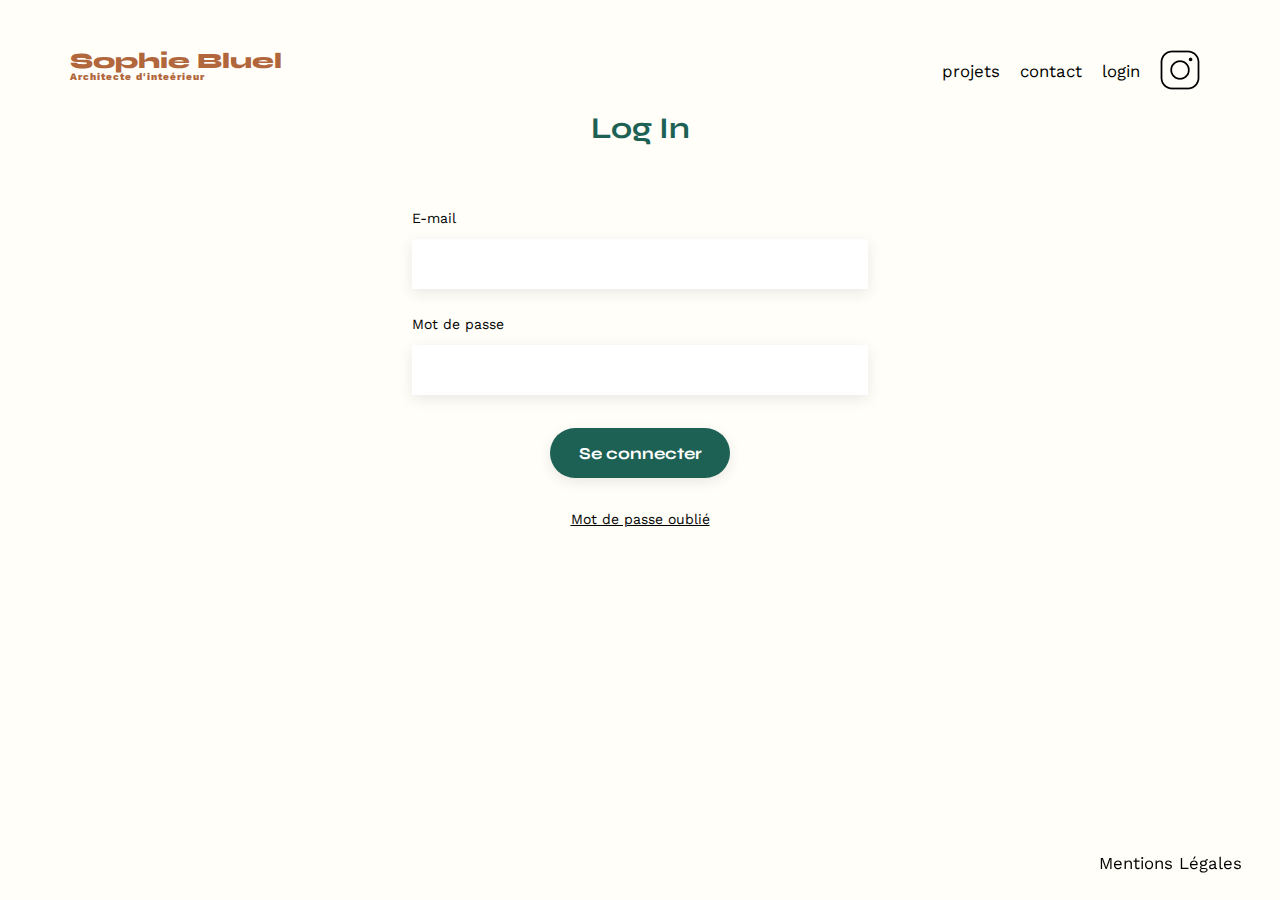
<file: FrontEnd/login.html>
<!DOCTYPE html>
<html lang="fr">
      <head>
            <meta charset="UTF-8" />
            <title>Sophie Bluel - Login</title>
            <meta name="viewport" content="width=device-width, initial-scale=1.0" />
            <link rel="preconnect" href="https://fonts.googleapis.com" />
            <link rel="preconnect" href="https://fonts.gstatic.com" crossorigin />
            <link href="https://fonts.googleapis.com/css2?family=Syne:wght@700;800&family=Work+Sans&display=swap" rel="stylesheet" />
            <meta name="description" content="" />
            <link rel="stylesheet" href="./assets/style.css" />
            <link rel="stylesheet" href="./assets/login.css" />
      </head>
      <body>
            <header>
                  <h1>Sophie Bluel <span>Architecte d'inteérieur</span></h1>
                  <nav>
                        <ul>
                              <li><a href="./index.html">projets</a></li>
                              <li>contact</li>
                              <li><a href="./login.html">login</a></li>
                              <li><img src="./assets/icons/instagram.png" alt="Instagram" /></li>
                        </ul>
                  </nav>
            </header>
            <main>
                  <h2>Log In</h2>
                  <form action="#">
                        <label for="mail">E-mail</label>
                        <input type="text" id="mail" />
                        <label for="pass">Mot de passe</label>
                        <input type="password" id="pass" />
                        <input type="submit" value="Se connecter" id="loginBtn" />
                        <a href="#">Mot de passe oublié</a>
                  </form>
                  <div class="errorMsg"><p>E-mail ou mot de passe incorrect!</p></div>
            </main>
            <footer>
                  <nav>
                        <ul>
                              <li>Mentions Légales</li>
                        </ul>
                  </nav>
            </footer>
            <script src="./JS/login.js"></script>
      </body>
</html>
</file>
<file: FrontEnd/assets/login.css>
footer {
      position: fixed;
      bottom: 0;
      left: 0;
      width: 100%;
}
main {
      display: flex;
      justify-content: center;
      align-items: center;
      flex-direction: column;
      gap: 10px;
      height: 50vh;
}
body {
      background-color: #fffef8;
}
h2 {
      color: #1d6154;
      margin-bottom: 30px;
}
form {
      display: flex;
      flex-direction: column;
      width: 40%;
}
input {
      height: 50px;
      font-size: 1.2em;
      border: none;
      outline: none;
      box-shadow: 0px 4px 14px rgba(0, 0, 0, 0.09);
      padding: 0 10px;
}
label {
      margin: 2em 0 1em 0;
}
form a {
      text-decoration: underline;
      text-align: center;
      color: black;
}
.errorMsg {
      background-color: rgb(255, 145, 145);
      width: 40%;
      padding: 25px;
      border-radius: 10px;
      margin-top: 20px;
      visibility: hidden;
}
.errorAnim {
      animation: shake 0.2s forwards linear;
}
.errorMsg p {
      color: #fff;
      font-size: 1.2em;
}
@keyframes shake {
      0% {
            transform: translateX(0px);
      }
      25% {
            transform: translateX(-10px);
      }
      50% {
            transform: translateX(0px);
      }
      75% {
            transform: translateX(10px);
      }

      100% {
            transform: translateX(0px);
      }
}
</file>
<file: FrontEnd/assets/style.css>
/* http://meyerweb.com/eric/tools/css/reset/
   v2.0 | 20110126
   License: none (public domain)
*/

html,
body,
div,
span,
applet,
object,
iframe,
h1,
h2,
h3,
h4,
h5,
h6,
p,
blockquote,
pre,
a,
abbr,
acronym,
address,
big,
cite,
code,
del,
dfn,
em,
img,
ins,
kbd,
q,
s,
samp,
small,
strike,
strong,
sub,
sup,
tt,
var,
b,
u,
i,
center,
dl,
dt,
dd,
ol,
ul,
li,
fieldset,
form,
label,
legend,
table,
caption,
tbody,
tfoot,
thead,
tr,
th,
td,
article,
aside,
canvas,
details,
embed,
figure,
figcaption,
footer,
header,
hgroup,
menu,
nav,
output,
ruby,
section,
summary,
time,
mark,
audio,
video {
      margin: 0;
      padding: 0;
      border: 0;
      font-size: 100%;
      font: inherit;
      vertical-align: baseline;
}
/* HTML5 display-role reset for older browsers */
article,
aside,
details,
figcaption,
figure,
footer,
header,
hgroup,
menu,
nav,
section {
      display: block;
}
body {
      line-height: 1;
      overflow-x: hidden;
}
ol,
ul {
      list-style: none;
}
a {
      text-decoration: none;
}
blockquote,
q {
      quotes: none;
}
blockquote:before,
blockquote:after,
q:before,
q:after {
      content: '';
      content: none;
}
table {
      border-collapse: collapse;
      border-spacing: 0;
}
/** end reset css**/
body {
      max-width: 1140px;
      margin: auto;
      font-family: 'Work Sans';
      font-size: 14px;
}
header {
      display: flex;
      justify-content: space-between;
      margin: 50px 0;
}
section {
      margin: 50px 0;
}

h1 {
      display: flex;
      flex-direction: column;
      font-family: 'Syne';
      font-size: 22px;
      font-weight: 800;
      color: #b1663c;
}

h1 > span {
      font-family: 'Work Sans';
      font-size: 10px;
      letter-spacing: 0.1em;
}

h2 {
      font-family: 'Syne';
      font-weight: 700;
      font-size: 30px;
      color: #1d6154;
}
nav ul {
      display: flex;
      align-items: center;
      list-style-type: none;
}
nav li {
      padding: 0 10px;
      font-size: 1.2em;
}
li a {
      color: black;
}
li:hover,
li a:hover {
      color: #b1663c;
}
#introduction {
      display: flex;
      align-items: center;
}
#introduction figure {
      flex: 1;
}
#introduction img {
      display: block;
      margin: auto;
      width: 80%;
}

#introduction article {
      flex: 1;
}
#introduction h2 {
      margin-bottom: 1em;
}

#introduction p {
      margin-bottom: 0.5em;
}
#portfolio h2 {
      text-align: center;
      margin-bottom: 1em;
}
.gallery {
      width: 100%;
      display: grid;
      grid-template-columns: 1fr 1fr 1fr;
      grid-column-gap: 20px;
      grid-row-gap: 20px;
}

.gallery img {
      width: 100%;
}
#contact {
      width: 50%;
      margin: auto;
}
#contact > * {
      text-align: center;
}
#contact h2 {
      margin-bottom: 20px;
}
#contact form {
      text-align: left;
      margin-top: 30px;
      display: flex;
      flex-direction: column;
}

#contact input {
      height: 50px;
      font-size: 1.2em;
      border: none;
      box-shadow: 0px 4px 14px rgba(0, 0, 0, 0.09);
}
#contact label {
      margin: 2em 0 1em 0;
}
#contact textarea {
      border: none;
      box-shadow: 0px 4px 14px rgba(0, 0, 0, 0.09);
}

input[type='submit'] {
      font-family: 'Syne';
      font-weight: 700;
      color: white;
      background-color: #1d6154;
      margin: 2em auto;
      width: 180px;
      text-align: center;
      border-radius: 60px;
      cursor: pointer;
      transition: all 0.2s ease;
}
input[type='submit']:hover {
      transform: scale(1.05);
      box-shadow: 0px 5px 15px 0 rgba(0, 0, 0, 0.493);
}

footer nav ul {
      display: flex;
      justify-content: flex-end;
      margin: 2em;
}

.filterContainer {
      display: flex;
      flex-wrap: wrap;
      justify-content: center;
      gap: 20px;
      align-items: center;
      margin: 15px 0;
}

.filter {
      border-radius: 25px;
      border: 2px solid #1d6053;
      padding: 8px 15px;
      cursor: pointer;
      transition: all 0.2s ease-out;
}

.filter p {
      color: #1d6053;
      font-family: 'Syne';
      font-weight: 700;
}
.filter:hover {
      background-color: #1d6053;
}
.filter:hover p {
      color: #fff;
}

.activeFilter {
      background-color: #1d6053;
}
.activeFilter p {
      color: #fff;
}
</file>
